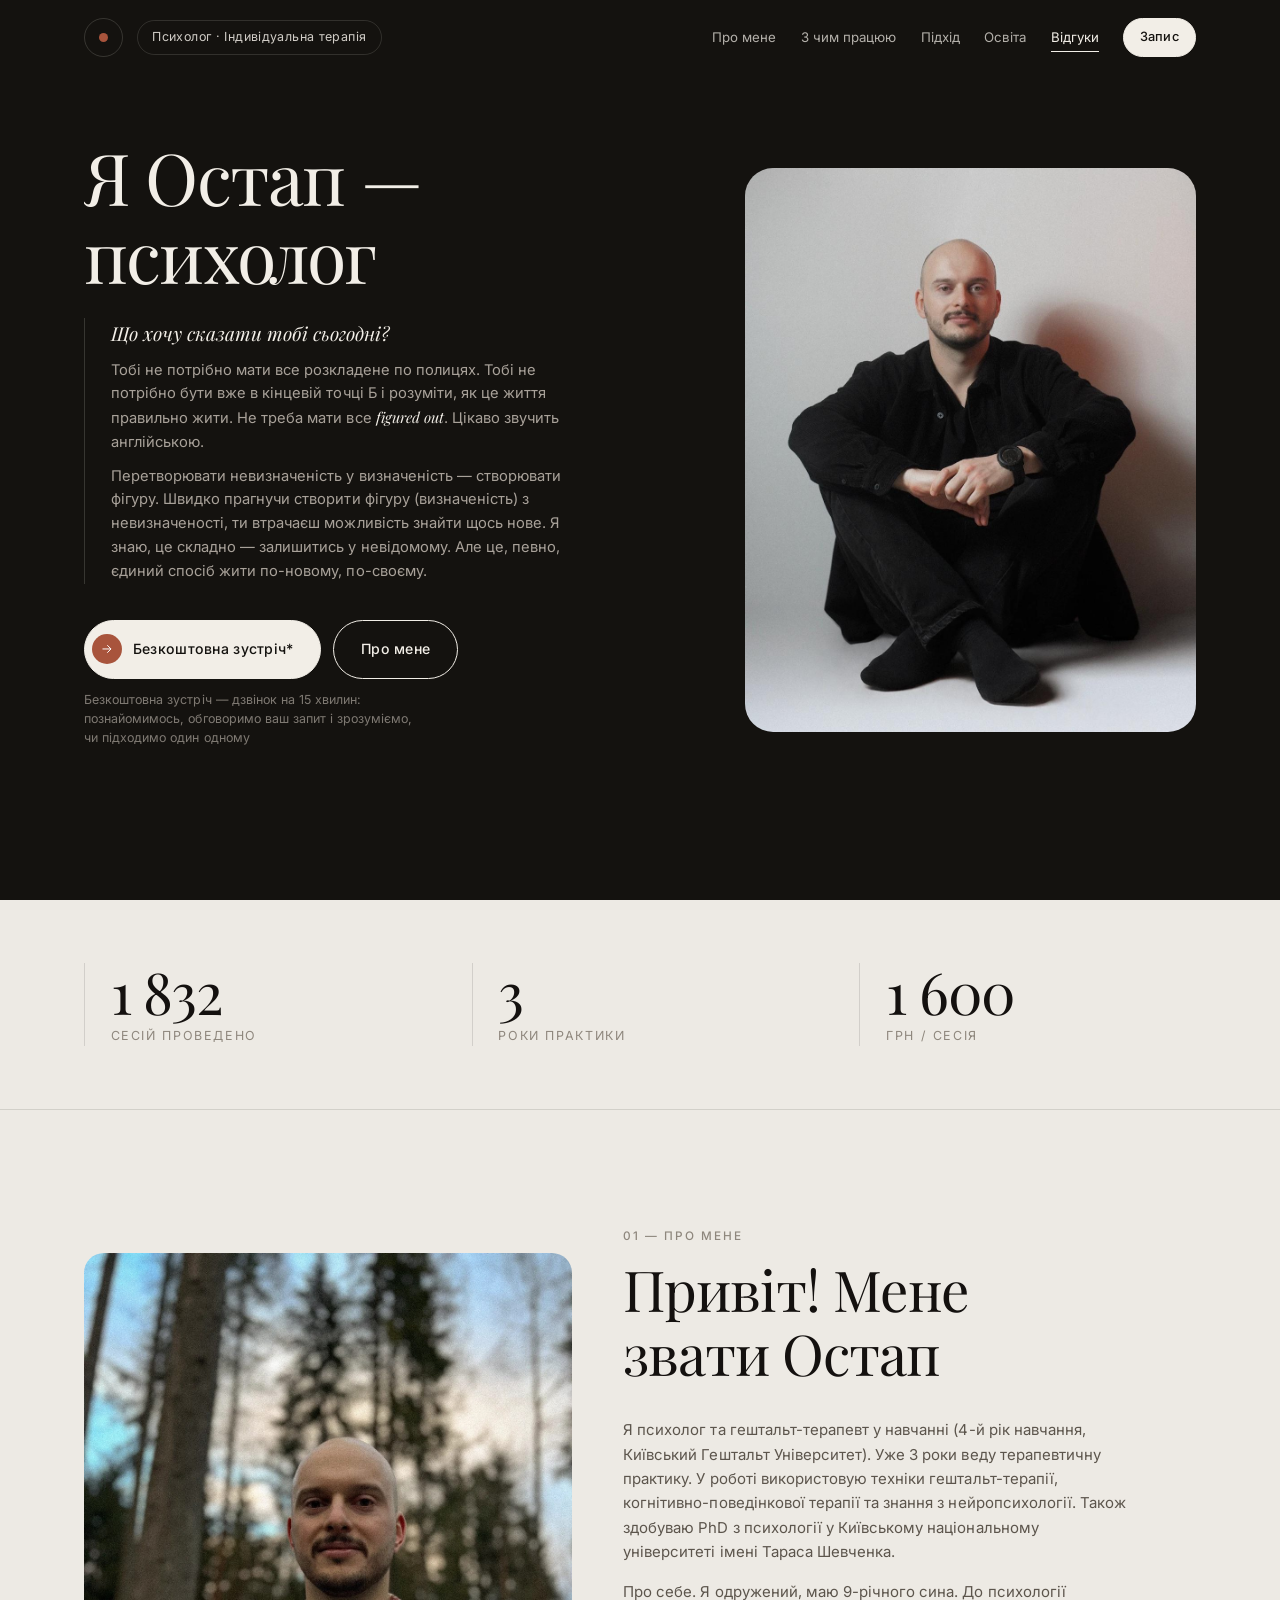
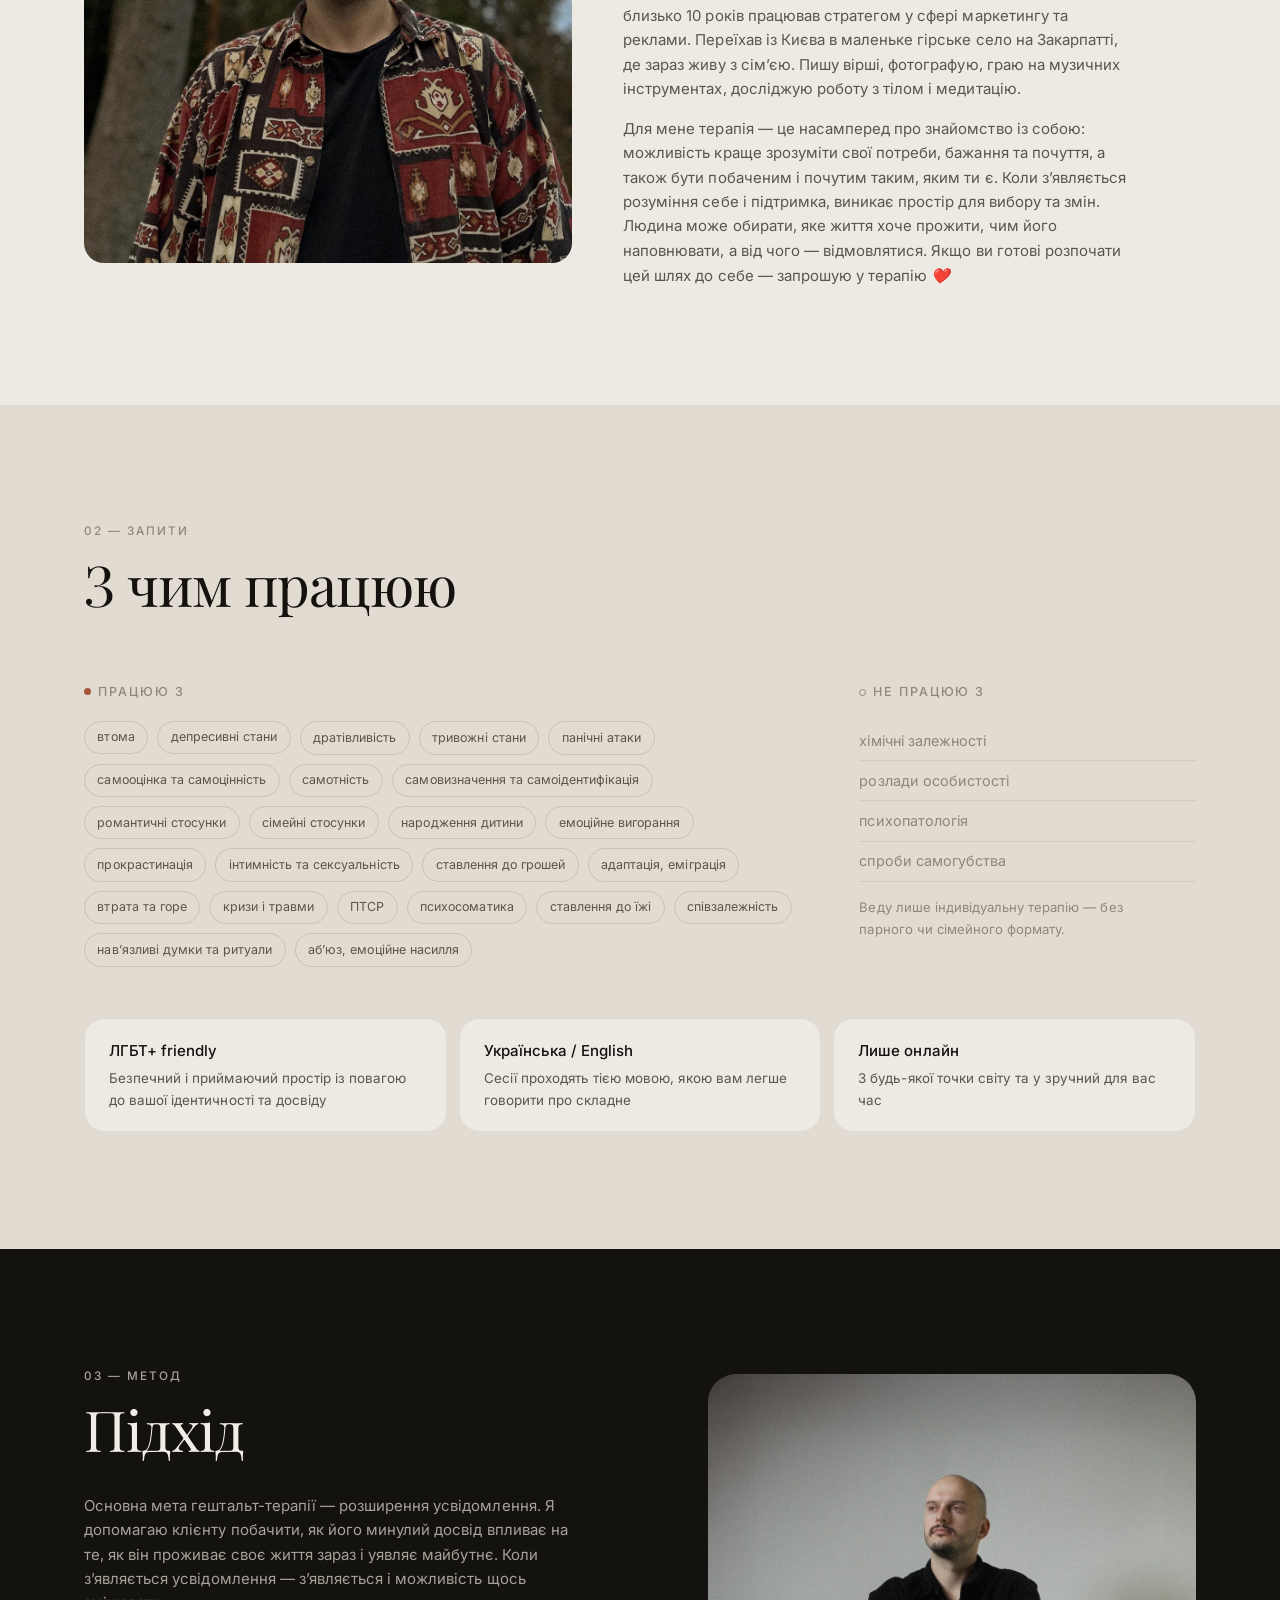
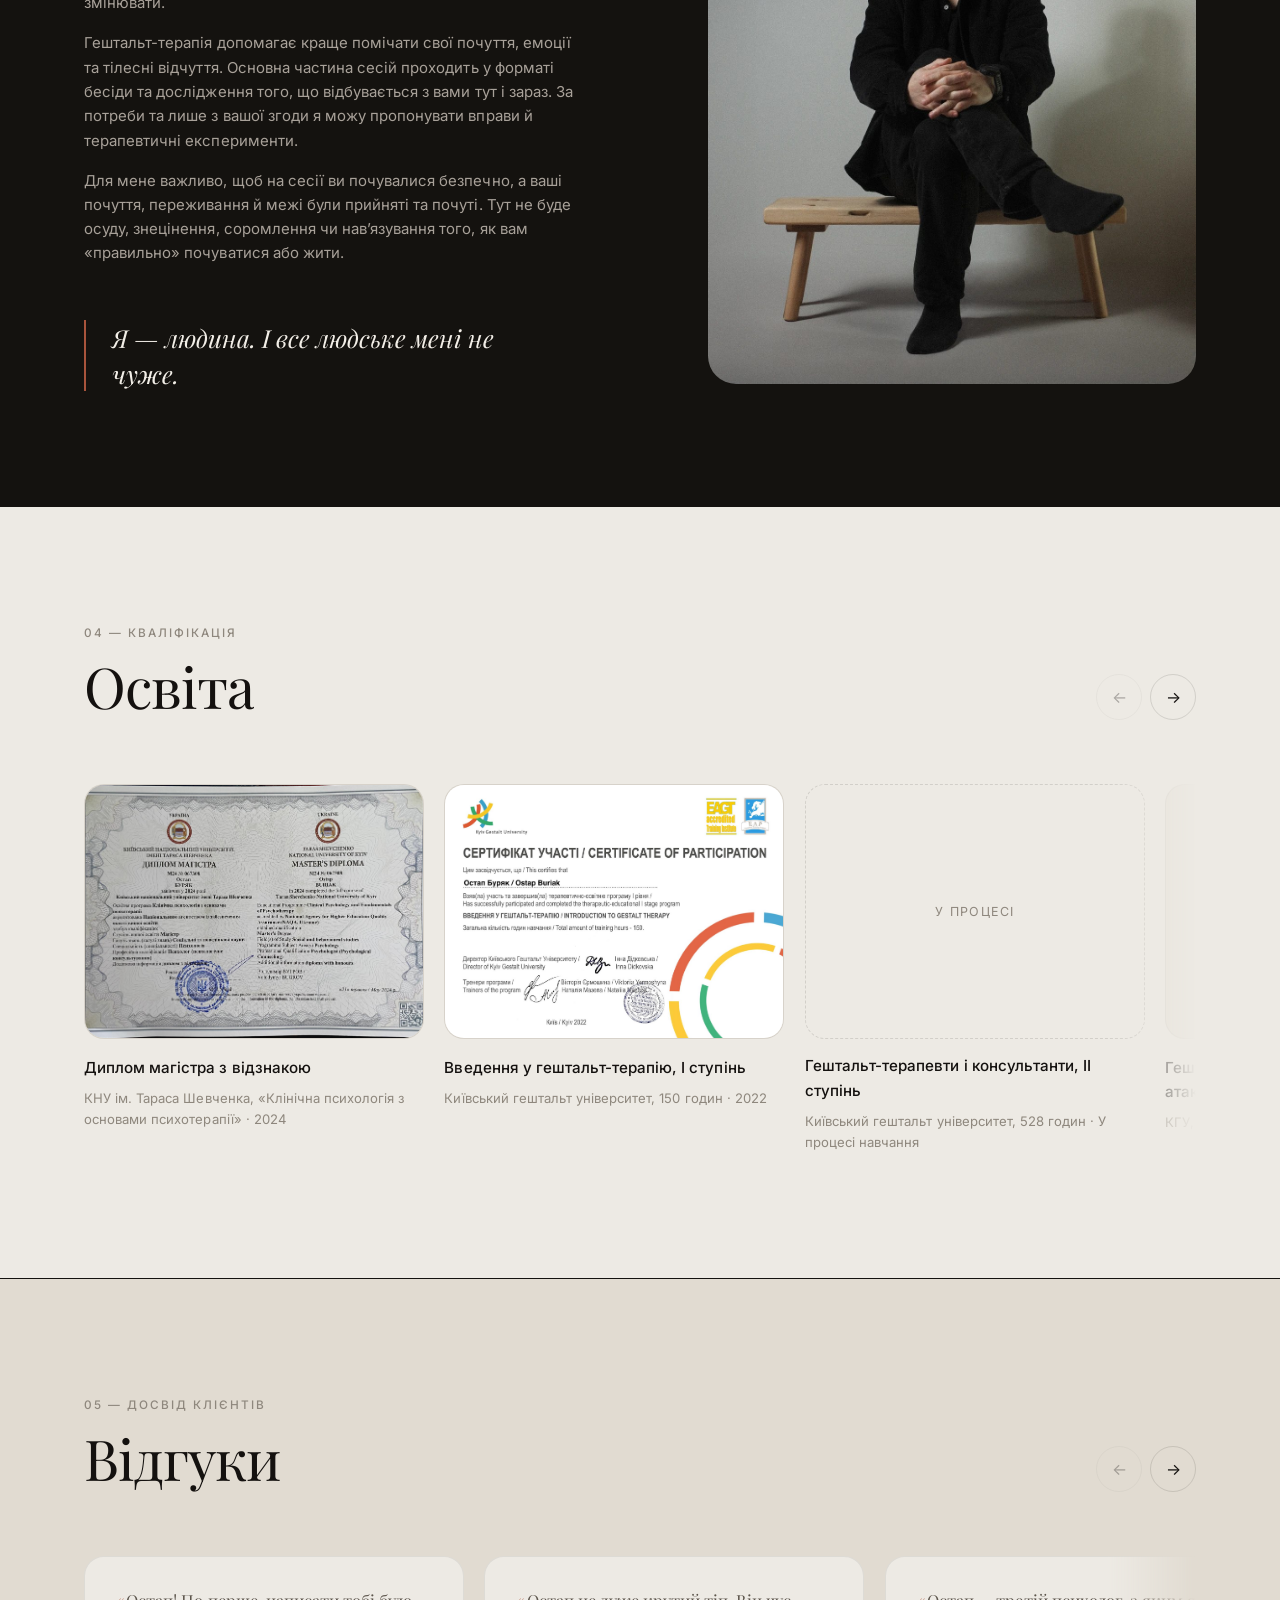
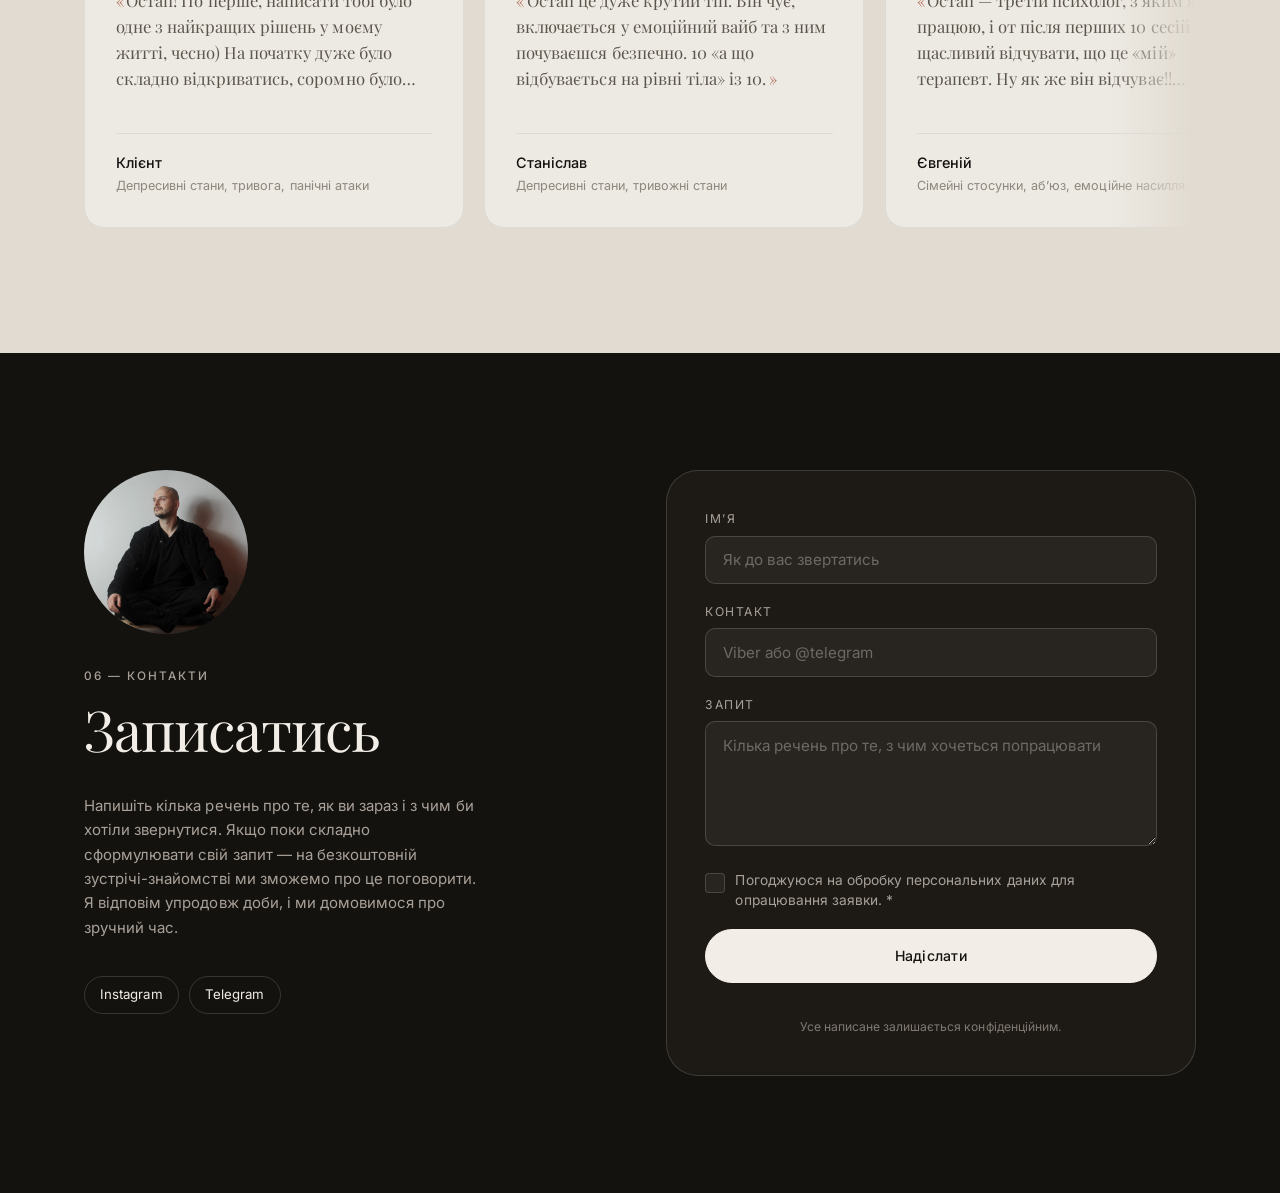
<file: index.html>
<!doctype html>
<html lang="uk">
<head>
<meta charset="utf-8">
<meta name="viewport" content="width=device-width, initial-scale=1, viewport-fit=cover">
<title>Остап Буряк — психолог | Індивідуальна терапія онлайн та очно</title>
<meta name="description" content="Остап Буряк — психолог, гештальт-терапевт. Індивідуальна терапія: вигорання, тривога, стосунки, самооцінка. Українською та англійською, онлайн і очно.">
<meta name="theme-color" content="#EDEAE4">
<link rel="canonical" href="https://www.ostapburiak.com/">

<link rel="icon" href="assets/favicon-32.png" sizes="32x32" type="image/png">
<link rel="icon" href="assets/favicon-192.png" sizes="192x192" type="image/png">
<link rel="icon" href="assets/favicon-512.png" sizes="512x512" type="image/png">
<link rel="apple-touch-icon" href="assets/apple-touch-icon.png">

<meta property="og:type" content="website">
<meta property="og:title" content="Остап Буряк — психолог">
<meta property="og:description" content="Індивідуальна терапія: вигорання, тривога, стосунки, самооцінка. Онлайн і очно.">
<meta property="og:image" content="https://www.ostapburiak.com/assets/66.jpg">
<meta property="og:url" content="https://www.ostapburiak.com/">
<meta property="og:locale" content="uk_UA">

<script type="application/ld+json">
{
  "@context": "https://schema.org",
  "@type": "Person",
  "name": "Остап Буряк",
  "alternateName": "Ostap Buriak",
  "jobTitle": "Психолог, гештальт-терапевт",
  "url": "https://www.ostapburiak.com/",
  "image": "https://www.ostapburiak.com/assets/hero-studio.jpg",
  "sameAs": [
    "https://t.me/ostapburiak"
  ]
}
</script>

<link rel="preconnect" href="https://fonts.googleapis.com">
<link rel="preconnect" href="https://fonts.gstatic.com" crossorigin>
<link href="https://fonts.googleapis.com/css2?family=Playfair+Display:ital,wght@0,400;0,500;0,600;1,400;1,500&family=Inter:wght@300;400;500;600&display=swap" rel="stylesheet">

<link rel="preload" as="image" href="assets/hero-studio.jpg">
<link rel="stylesheet" href="styles.css">
</head>

<body>

<!-- ============ ambient morph layer (fixed, behind everything) ============ -->
<div class="ambient" aria-hidden="true">
  <span class="ambient__blob ambient__blob--a"></span>
  <span class="ambient__blob ambient__blob--b"></span>
  <span class="ambient__blob ambient__blob--c"></span>
  <span class="ambient__grain"></span>
</div>

<div class="progress" aria-hidden="true"><i class="progress__bar"></i></div>

<a class="skip" href="#hero">Перейти до вмісту</a>

<!-- ============ header ============ -->
<header class="hdr" id="hdr">
  <div class="hdr__in">
    <div class="hdr__brand">
      <a class="hdr__logo" href="#hero" aria-label="На початок, Остап — психолог">
        <span class="hdr__logo-mark" aria-hidden="true"></span>
      </a>
      <p class="hdr__badge" aria-hidden="true">Психолог · Індивідуальна терапія</p>
    </div>

    <nav class="hdr__nav" aria-label="Основна навігація">
      <a href="#about"    data-nav="about">Про мене</a>
      <a href="#work"     data-nav="work">З чим працюю</a>
      <a href="#approach" data-nav="approach">Підхід</a>
      <a href="#edu"      data-nav="edu">Освіта</a>
      <a href="#reviews"  data-nav="reviews">Відгуки</a>
    </nav>

    <a class="btn btn--sm hdr__cta" href="#contact">Запис</a>

    <button class="burger" id="burger" aria-label="Меню" aria-expanded="false" aria-controls="mobnav">
      <i></i><i></i>
    </button>
  </div>
</header>

<nav class="mobnav" id="mobnav" aria-label="Мобільна навігація">
  <a href="#about">Про мене</a>
  <a href="#work">З чим працюю</a>
  <a href="#approach">Підхід</a>
  <a href="#edu">Освіта</a>
  <a href="#reviews">Відгуки</a>
  <a href="#contact" class="mobnav__cta">Записатись</a>
</nav>

<main>

<!-- ============ 1. HERO ============ -->
<section class="block hero" id="hero" data-morph data-tone="dark">
  <div class="wrap hero__grid">
    <div class="hero__copy">
      <p class="eyebrow eyebrow--pill hero__eyebrow" data-rise>Психолог · Індивідуальна терапія</p>

      <h1 class="hero__h1" data-split>Я Остап — психолог</h1>

      <div class="hero__note" data-rise data-rise-d="2">
        <p class="hero__note-q">Що хочу сказати тобі сьогодні?</p>
        <p>Тобі не потрібно мати все розкладене по полицях. Тобі не потрібно бути вже в кінцевій точці Б і розуміти, як це життя правильно жити. Не треба мати все <i>figured out</i>. Цікаво звучить англійською.</p>
        <p>Перетворювати невизначеність у визначеність — створювати фігуру. Швидко прагнучи створити фігуру (визначеність) з невизначеності, ти втрачаєш можливість знайти щось нове. Я знаю, це складно — залишитись у невідомому. Але це, певно, єдиний спосіб жити по-новому, по-своєму.</p>
      </div>

      <div class="hero__actions">
        <a class="btn btn--arrow" href="#contact">
          <span class="btn__circle" aria-hidden="true">
            <svg viewBox="0 0 24 24" fill="none"><path d="M5 12h13M13 6l6 6-6 6" stroke="currentColor" stroke-width="1.7" stroke-linecap="round" stroke-linejoin="round"/></svg>
          </span>
          Безкоштовна зустріч*
        </a>
        <a class="btn btn--ghost" href="#about">Про мене</a>
      </div>

      <p class="hero__fine">Безкоштовна зустріч — дзвінок на 15 хвилин: познайомимось, обговоримо ваш запит і зрозуміємо, чи&nbsp;підходимо один одному</p>
    </div>

    <figure class="hero__portrait" data-rise data-rise-d="2">
      <span class="morph-frame">
        <img onload="this.classList.add('is-loaded')" src="assets/hero-studio.jpg" alt="Остап — психолог" width="1017" height="1280">
      </span>
    </figure>
  </div>
</section>

<!-- ============ 2. STATS ============ -->
<section class="block stats" id="stats" data-morph data-tone="light">
  <div class="wrap stats__grid">
    <div class="stat" data-rise>
      <b class="stat__num" data-count="1832">0</b>
      <span class="stat__lbl">сесій проведено</span>
    </div>
    <div class="stat" data-rise data-rise-d="1">
      <b class="stat__num" data-count="3">0</b>
      <span class="stat__lbl">роки практики</span>
    </div>
    <div class="stat" data-rise data-rise-d="2">
      <b class="stat__num" data-count="1600">0</b>
      <span class="stat__lbl">грн / сесія</span>
    </div>
  </div>
</section>

<!-- ============ 3. ABOUT ============ -->
<section class="block about" id="about" data-morph data-tone="light">
  <div class="wrap about__grid">
    <figure class="about__fig" data-rise>
      <span class="morph-frame morph-frame--soft">
        <img onload="this.classList.add('is-loaded')" src="assets/8.jpg" alt="Остап" loading="lazy" decoding="async" width="1080" height="1350">
      </span>
    </figure>

    <div class="about__copy">
      <p class="eyebrow" data-rise>01 — Про мене</p>
      <h2 class="h2" data-split>Привіт! Мене звати Остап</h2>

      <div class="prose" data-rise data-rise-d="2">
        <p>Я психолог та гештальт-терапевт у навчанні (4-й рік навчання, Київський Гештальт Університет). Уже 3 роки веду терапевтичну практику. У роботі використовую техніки гештальт-терапії, когнітивно-поведінкової терапії та знання з нейропсихології. Також здобуваю PhD з психології у Київському національному університеті імені Тараса Шевченка.</p>
        <p>Про себе. Я одружений, маю 9-річного сина. До психології близько 10 років працював стратегом у сфері маркетингу та реклами. Переїхав із Києва в маленьке гірське село на Закарпатті, де зараз живу з сім&rsquo;єю. Пишу вірші, фотографую, граю на музичних інструментах, досліджую роботу з тілом і медитацію.</p>
        <p>Для мене терапія — це насамперед про знайомство із собою: можливість краще зрозуміти свої потреби, бажання та почуття, а також бути побаченим і почутим таким, яким ти є. Коли з&rsquo;являється розуміння себе і підтримка, виникає простір для вибору та змін. Людина може обирати, яке життя хоче прожити, чим його наповнювати, а від чого — відмовлятися. Якщо ви готові розпочати цей шлях до себе — запрошую у терапію <i>&#10084;&#65039;</i></p>
      </div>
    </div>
  </div>
</section>

<!-- ============ 4. WORK WITH ============ -->
<section class="block work" id="work" data-morph data-tone="mid">
  <div class="wrap">
    <header class="sec-head">
      <p class="eyebrow" data-rise>02 — Запити</p>
      <h2 class="h2" data-split>З чим працюю</h2>
    </header>

    <div class="work__grid">
      <div class="work__col work__col--wide" data-rise>
        <h3 class="work__h3"><span class="dot dot--yes" aria-hidden="true"></span>Працюю з</h3>
        <ul class="tags tags--work">
          <li>втома</li>
          <li>депресивні стани</li>
          <li>дратівливість</li>
          <li>тривожні стани</li>
          <li>панічні атаки</li>
          <li>самооцінка та самоцінність</li>
          <li>самотність</li>
          <li>самовизначення та самоідентифікація</li>
          <li>романтичні стосунки</li>
          <li>сімейні стосунки</li>
          <li>народження дитини</li>
          <li>емоційне вигорання</li>
          <li>прокрастинація</li>
          <li>інтимність та сексуальність</li>
          <li>ставлення до грошей</li>
          <li>адаптація, еміграція</li>
          <li>втрата та горе</li>
          <li>кризи і травми</li>
          <li>ПТСР</li>
          <li>психосоматика</li>
          <li>ставлення до їжі</li>
          <li>співзалежність</li>
          <li>нав&rsquo;язливі думки та ритуали</li>
          <li>аб&rsquo;юз, емоційне насилля</li>
        </ul>
      </div>

      <div class="work__col" data-rise data-rise-d="1">
        <h3 class="work__h3"><span class="dot dot--no" aria-hidden="true"></span>Не працюю з</h3>
        <ul class="lst lst--no">
          <li>хімічні залежності</li>
          <li>розлади особистості</li>
          <li>психопатологія</li>
          <li>спроби самогубства</li>
        </ul>
        <p class="work__note">Веду лише індивідуальну терапію — без парного чи сімейного формату.</p>
      </div>

      <aside class="work__aside" data-rise data-rise-d="2">
        <div class="card">
          <b>ЛГБТ+ friendly</b>
          <p>Безпечний і приймаючий простір із повагою до вашої ідентичності та досвіду</p>
        </div>
        <div class="card">
          <b>Українська&nbsp;/&nbsp;English</b>
          <p>Сесії проходять тією мовою, якою вам легше говорити про складне</p>
        </div>
        <div class="card">
          <b>Лише онлайн</b>
          <p>З будь-якої точки світу та у зручний для вас час</p>
        </div>
      </aside>
    </div>
  </div>
</section>

<!-- ============ 5. APPROACH (dark) ============ -->
<section class="block approach" id="approach" data-morph data-tone="dark">
  <div class="wrap approach__grid">
    <div class="approach__copy">
      <p class="eyebrow" data-rise>03 — Метод</p>
      <h2 class="h2" data-split>Підхід</h2>

      <div class="prose" data-rise data-rise-d="2">
        <p>Основна мета гештальт-терапії — розширення усвідомлення. Я допомагаю клієнту побачити, як його минулий досвід впливає на те, як він проживає своє життя зараз і уявляє майбутнє. Коли з&rsquo;являється усвідомлення — з&rsquo;являється і можливість щось змінювати.</p>
        <p>Гештальт-терапія допомагає краще помічати свої почуття, емоції та тілесні відчуття. Основна частина сесій проходить у форматі бесіди та дослідження того, що відбувається з вами тут і зараз. За потреби та лише з вашої згоди я можу пропонувати вправи й терапевтичні експерименти.</p>
        <p>Для мене важливо, щоб на сесії ви почувалися безпечно, а ваші почуття, переживання й межі були прийняті та почуті. Тут не буде осуду, знецінення, соромлення чи нав&rsquo;язування того, як вам «правильно» почуватися або жити.</p>
      </div>

      <blockquote class="pull" data-rise data-rise-d="3">
        Я — людина. І все людське мені не чуже.
      </blockquote>
    </div>

    <figure class="approach__fig" data-rise data-rise-d="1">
      <span class="morph-frame">
        <img onload="this.classList.add('is-loaded')" src="assets/99.jpg" alt="Остап сидить на лаві" loading="lazy" decoding="async" width="1080" height="1350">
      </span>
    </figure>
  </div>
</section>

<!-- ============ 6. EDUCATION ============ -->
<section class="block edu" id="edu" data-morph data-tone="light">
  <div class="wrap">
    <header class="sec-head sec-head--row">
      <div>
        <p class="eyebrow" data-rise>04 — Кваліфікація</p>
        <h2 class="h2" data-split>Освіта</h2>
      </div>
      <div class="rail-nav" data-rise data-rise-d="2">
        <button class="rail-btn" data-rail="edu" data-dir="-1" aria-label="Назад">&#8592;</button>
        <button class="rail-btn" data-rail="edu" data-dir="1"  aria-label="Вперед">&#8594;</button>
      </div>
    </header>

    <div class="rail" id="rail-edu" data-rise data-rise-d="2">
      <article class="dip">
        <span class="dip__img"><img onload="this.classList.add('is-loaded')" src="assets/certs/diploma-1.jpg" alt="Диплом магістра, КНУ ім. Тараса Шевченка" loading="lazy" decoding="async"></span>
        <b>Диплом магістра з відзнакою</b>
        <span class="dip__meta">КНУ ім. Тараса Шевченка, «Клінічна психологія з основами психотерапії» · 2024</span>
      </article>
      <article class="dip">
        <span class="dip__img"><img onload="this.classList.add('is-loaded')" src="assets/certs/diploma-2.jpg" alt="Введення у гештальт-терапію" loading="lazy" decoding="async"></span>
        <b>Введення у гештальт-терапію, I ступінь</b>
        <span class="dip__meta">Київський гештальт університет, 150 годин · 2022</span>
      </article>
      <article class="dip">
        <span class="dip__img is-empty" data-slot="У процесі"></span>
        <b>Гештальт-терапевти і консультанти, II ступінь</b>
        <span class="dip__meta">Київський гештальт університет, 528 годин · У процесі навчання</span>
      </article>
      <article class="dip">
        <span class="dip__img"><img onload="this.classList.add('is-loaded')" src="assets/certs/diploma-3.jpg" alt="Гештальт-підхід у роботі з панічними атаками" loading="lazy" decoding="async"></span>
        <b>Гештальт-підхід у роботі з панічними атаками</b>
        <span class="dip__meta">КГУ, 16 годин · 2023</span>
      </article>
      <article class="dip">
        <span class="dip__img"><img onload="this.classList.add('is-loaded')" src="assets/certs/diploma-5.jpg" alt="Гештальт-підхід у роботі з депресивним досвідом" loading="lazy" decoding="async"></span>
        <b>Гештальт-підхід у роботі з депресивним досвідом клієнта</b>
        <span class="dip__meta">КГУ, 16 годин · 2023</span>
      </article>
      <article class="dip">
        <span class="dip__img"><img onload="this.classList.add('is-loaded')" src="assets/certs/diploma-6.jpg" alt="Гештальт-підхід у роботі з темами співзалежності" loading="lazy" decoding="async"></span>
        <b>Гештальт-підхід у роботі з темами співзалежності</b>
        <span class="dip__meta">КГУ, 16 годин · 2023</span>
      </article>
      <article class="dip">
        <span class="dip__img"><img onload="this.classList.add('is-loaded')" src="assets/certs/diploma-4.jpg" alt="Тіло як динаміка руху, Руела Франк" loading="lazy" decoding="async"></span>
        <b>«Тіло як динаміка руху» з Руелою Франк</b>
        <span class="dip__meta">КГУ, міжнародний семінар, 8 годин · 2023</span>
      </article>
      <article class="dip">
        <span class="dip__img"><img onload="this.classList.add('is-loaded')" src="assets/certs/diploma-7.jpg" alt="Ключовий спікер конференції" loading="lazy" decoding="async"></span>
        <b>Ключовий спікер конференції</b>
        <span class="dip__meta">«Актуальні проблеми клінічної психології, психотерапії та психологічного консультування», КНУ · 2023</span>
      </article>
      <article class="dip">
        <span class="dip__img"><img onload="this.classList.add('is-loaded')" src="assets/certs/diploma-8.jpg" alt="Конференція «Мозок, культура, особистість»" loading="lazy" decoding="async"></span>
        <b>«Мозок, культура, особистість»</b>
        <span class="dip__meta">Науково-практична конференція з міжнародною участю, КНУ, 15 годин · 2023</span>
      </article>
      <article class="dip">
        <span class="dip__img"><img onload="this.classList.add('is-loaded')" src="assets/certs/diploma-10.jpg" alt="Літній освітній гештальт-інтенсив 2024" loading="lazy" decoding="async"></span>
        <b>Літній освітній гештальт-інтенсив</b>
        <span class="dip__meta">КГУ, 72 години терапії та майстер-класів · 2024</span>
      </article>
      <article class="dip">
        <span class="dip__img"><img onload="this.classList.add('is-loaded')" src="assets/certs/diploma-11.jpg" alt="Літній освітній гештальт-інтенсив 2026" loading="lazy" decoding="async"></span>
        <b>Літній освітній гештальт-інтенсив</b>
        <span class="dip__meta">КГУ, 72 години терапії та майстер-класів · 2026</span>
      </article>
    </div>
  </div>
</section>

<!-- ============ 7. REVIEWS ============ -->
<section class="block reviews" id="reviews" data-morph data-tone="mid">
  <div class="wrap">
    <header class="sec-head sec-head--row">
      <div>
        <p class="eyebrow" data-rise>05 — Досвід клієнтів</p>
        <h2 class="h2" data-split>Відгуки</h2>
      </div>
      <div class="rail-nav" data-rise data-rise-d="2">
        <button class="rail-btn" data-rail="rev" data-dir="-1" aria-label="Назад">&#8592;</button>
        <button class="rail-btn" data-rail="rev" data-dir="1"  aria-label="Вперед">&#8594;</button>
      </div>
    </header>

    <div class="rail" id="rail-rev" data-rise data-rise-d="2">
      <blockquote class="rev">
        <p>Остап! По перше, написати тобі було одне з найкращих рішень у моєму житті, чесно) На початку дуже було складно відкриватись, соромно було плакати перед чужою людиною щоб не здаватись слабкою. Дякую що допоміг мені, показав мої сильні сторони, показав як відстоювати свої кордони, прибирав багато страхів, добавив впевненості! Кожен раз коли я щось роблю над чим ми з тобою працювали, згадую про тебе, що ти б зацінив це)) Був зі мною в панічні атаки, фактично тримав за руку, дуже ціную! Відчувається дуже твоя підтримка, завжди. З радістю рекомендую друзям, ти і сам це знаєш бо вони зараз працюють з тобою) Коротше дуже радію! Дякую!</p>
        <footer><b>Клієнт</b><span>Депресивні стани, тривога, панічні атаки</span></footer>
      </blockquote>
      <blockquote class="rev">
        <p>Остап це дуже крутий тіп. Він чує, включається у емоційний вайб та з ним почуваєшся безпечно. 10 «а що відбувається на рівні тіла» із 10.</p>
        <footer><b>Станіслав</b><span>Депресивні стани, тривожні стани</span></footer>
      </blockquote>
      <blockquote class="rev">
        <p>Остап — третій психолог, з яким я працюю, і от після перших 10 сесій я щасливий відчувати, що це «мій» терапевт. Ну як же він відчуває!! Словом, високого рівня спеціаліст та просто класна людина. Всім Остап!</p>
        <footer><b>Євгеній</b><span>Сімейні стосунки, аб&rsquo;юз, емоційне насилля</span></footer>
      </blockquote>
      <blockquote class="rev">
        <p>Кожен сеанс додає впевненості у собі! Неймовірно вдячний за сесії! Кожна сесія наче розмова з найкращим другом. Рекомендую!</p>
        <footer><b>Макс</b><span>Депресивні стани, дратівливість, емоційне вигорання</span></footer>
      </blockquote>
      <blockquote class="rev">
        <p>З Остапом я відчуваю себе в безпеці, я відчуваю що мене почули і зрозуміли — це дає змогу відкритися. Я стала краще розуміти себе, свої емоції та стани. Кожна сесія як крок до емоційної стабільності.</p>
        <footer><b>Олена</b><span>Стосунки, емоційне вигорання</span></footer>
      </blockquote>
      <blockquote class="rev">
        <p>Приємний і легкий в спілкуванні спеціаліст, який ділиться своїм досвідом. За короткий час зміг допомогти знайти свої точки опори і побудувати подальший шлях.</p>
        <footer><b>Андрій</b><span>Емоційне вигорання, прокрастинація</span></footer>
      </blockquote>
      <blockquote class="rev">
        <p>Після кожної сесії мені ставало набагато легше і вільніше сприймати дійсність. Коментарі Остапа часто досить влучні, що дозволяють глянути на ситуацію під новим кутом.</p>
        <footer><b>Павло</b><span>Самооцінка, прокрастинація</span></footer>
      </blockquote>
      <blockquote class="rev">
        <p>Остап дуже класний спеціаліст. Складається враження, що він розуміє тебе з пів-слова. Його поради ґрунтуються на великій доказовій базі та власній терапії. Дуже рекомендую!</p>
        <footer><b>Олексій</b><span>Самооцінка, вигорання</span></footer>
      </blockquote>
      <blockquote class="rev">
        <p>Його професіоналізм, уважність та глибоке розуміння людської психології допомогли мені віднайти внутрішню рівновагу. Кожна сесія була наповнена довірою та підтримкою.</p>
        <footer><b>Богдан</b><span>Самооцінка, самовизначення</span></footer>
      </blockquote>
      <blockquote class="rev">
        <p>Вже з першої сесії я відчула атмосферу прийняття та підтримки, яка сприяє відкритості. Остап уважно підходить до деталей і вміє підсвітити те, що я могла не помічати раніше.</p>
        <footer><b>Таня</b><span>Депресивні стани, самотність</span></footer>
      </blockquote>
      <blockquote class="rev">
        <p>Приємна людина, якій не страшно відкритись — з перших хвилин було зручно розмовляти наче з давно знайомим товаришем. Раджу тим, хто боїться відкриватись людям.</p>
        <footer><b>Владислав</b><span>Сімейні стосунки, інтимність</span></footer>
      </blockquote>
    </div>

  </div>
</section>

<!-- ============ 8. CONTACT ============ -->
<section class="block contact" id="contact" data-morph data-tone="dark">
  <div class="wrap contact__grid">

    <div class="contact__side">
      <figure class="contact__fig" data-rise>
        <span class="morph-frame morph-frame--round">
          <img onload="this.classList.add('is-loaded')" src="assets/55_3.jpg" alt="Остап" loading="lazy" decoding="async" width="1080" height="1350">
        </span>
      </figure>

      <p class="eyebrow" data-rise data-rise-d="1">06 — Контакти</p>
      <h2 class="h2" data-split>Записатись</h2>
      <p class="contact__lead" data-rise data-rise-d="2">
        Напишіть кілька речень про те, як ви зараз і з чим би хотіли звернутися. Якщо поки складно сформулювати свій запит — на безкоштовній зустрічі-знайомстві ми зможемо про це поговорити. Я відповім упродовж доби, і ми домовимося про зручний час.
      </p>

      <ul class="social" data-rise data-rise-d="3">
        <li><a href="#" data-social="instagram">Instagram</a></li>
        <li><a href="#" data-social="telegram">Telegram</a></li>
      </ul>
    </div>

    <form class="form" id="bookForm" novalidate data-rise data-rise-d="2">
      <div class="field">
        <label for="f-name">Ім&rsquo;я</label>
        <input id="f-name" name="name" type="text" autocomplete="given-name" required placeholder="Як до вас звертатись">
      </div>

      <div class="field">
        <label for="f-contact">Контакт</label>
        <input id="f-contact" name="contact" type="text" autocomplete="tel" required placeholder="Viber або @telegram">
      </div>

      <div class="field">
        <label for="f-msg">Запит</label>
        <textarea id="f-msg" name="message" rows="5" required placeholder="Кілька речень про те, з чим хочеться попрацювати"></textarea>
      </div>

      <label class="checkfield" for="f-consent">
        <input id="f-consent" name="consent" type="checkbox" required>
        <span class="checkfield__box"></span>
        <span class="checkfield__label">Погоджуюся на обробку персональних даних для опрацювання заявки. *</span>
      </label>

      <button class="btn btn--wide" type="submit">Надіслати</button>
      <p class="form__status" id="formStatus" role="status" aria-live="polite"></p>
      <p class="form__fine">Усе написане залишається конфіденційним.</p>
    </form>
  </div>
</section>

</main>

<script src="script.js"></script>
</body>
</html>
</file>
<file: styles.css>
/* =========================================================
   Остап — психолог
   Мінімалістичний односторінковий сайт
   Порядок: 1 токени · 2 база · 3 морф-система · 4 UI · 5 блоки · 6 адаптив
   ========================================================= */

/* ---------- 1. ТОКЕНИ ---------- */
:root{
  /* палітра взята з фотографій: теплий студійний фон + чорний одяг */
  --bg:        #EDEAE4;
  --bg-warm:   #E6E1D8;
  --bg-mid:    #E1DBD1;
  --night:     #14120F;
  --night-2:   #1D1A16;

  --ink:       #14110F;
  --ink-soft:  #5C554C;
  --ink-faint: #8E877D;
  --on-night:      #F2EEE7;
  --on-night-soft: #A8A199;

  --accent:    #A8543C;   /* приглушена теракота — єдиний акцент */
  --line:      rgba(20,17,15,.12);
  --line-soft: rgba(20,17,15,.07);
  --line-night:rgba(242,238,231,.16);

  --ff-display: "Playfair Display", "Times New Roman", Georgia, serif;
  --ff-text:    "Inter", -apple-system, BlinkMacSystemFont, "Segoe UI", Roboto, sans-serif;

  --wrap: 1240px;
  --pad:  clamp(20px, 5vw, 64px);
  --gap:  clamp(28px, 4vw, 72px);
  --sec-y: clamp(96px, 13vh, 180px);

  --r-sm: 10px;
  --r-md: 20px;
  --r-lg: 32px;

  --t-fast: .28s cubic-bezier(.22,.61,.36,1);
  --t-med:  .55s cubic-bezier(.22,.61,.36,1);
  --t-slow: 1.1s cubic-bezier(.16,1,.3,1);
}

/* прогрес морфу секції: 0 = блок ще заходить, 1 = блок на місці */
@property --p{ syntax:"<number>"; inherits:true; initial-value:1; }
/* прогрес появи елемента */
@property --r{ syntax:"<number>"; inherits:false; initial-value:1; }

/* ---------- 2. БАЗА ---------- */
*,*::before,*::after{ box-sizing:border-box; }

html{
  scroll-behavior:smooth;
  -webkit-text-size-adjust:100%;
}

body{
  margin:0;
  /* темний, як герой і контакти — щоб pull-to-refresh/overscroll
     на iOS не показував світлий «просвіт» над/під сторінкою */
  background:var(--night);
  color:var(--ink);
  font-family:var(--ff-text);
  font-size:clamp(15px,1.02vw,17px);
  font-weight:400;
  line-height:1.62;
  letter-spacing:.002em;
  overflow-x:hidden;
  -webkit-font-smoothing:antialiased;
  -moz-osx-font-smoothing:grayscale;
}

body.is-locked{ overflow:hidden; }

img{ display:block; max-width:100%; height:auto; }
a{ color:inherit; text-decoration:none; }
button{ font:inherit; color:inherit; }

::selection{ background:var(--accent); color:#fff; }

:focus-visible{
  outline:2px solid var(--accent);
  outline-offset:3px;
  border-radius:4px;
}

.wrap{
  width:100%;
  max-width:var(--wrap);
  margin-inline:auto;
  padding-inline:var(--pad);
}

.skip{
  position:fixed; top:-100px; left:16px; z-index:200;
  background:var(--ink); color:var(--bg);
  padding:12px 18px; border-radius:var(--r-sm);
  transition:top var(--t-fast);
}
.skip:focus{ top:16px; }

/* типографіка */
.h2{
  font-family:var(--ff-display);
  font-weight:400;
  font-size:clamp(2rem,4.4vw,3.7rem);
  line-height:1.08;
  letter-spacing:-.018em;
  margin:.18em 0 .55em;
  text-wrap:balance;
}

.eyebrow{
  margin:0 0 1.1em;
  font-size:.735rem;
  font-weight:500;
  letter-spacing:.17em;
  text-transform:uppercase;
  color:var(--ink-faint);
}

/* капсула-бейдж — нотка зі стилю readymag.com/designs/6149307 */
.eyebrow--pill{
  display:inline-block;
  padding:.6em 1.3em;
  border:1px solid var(--line-night);
  border-radius:999px;
  letter-spacing:.06em;
  text-transform:none;
  font-size:.83rem;
  color:var(--on-night-soft);
}

.prose p{ margin:0 0 1.05em; color:var(--ink-soft); max-width:56ch; }
.prose p:last-child{ margin-bottom:0; }
.prose i{ font-family:var(--ff-display); font-style:italic; color:var(--ink); }

/* ---------- 3. МОРФ-СИСТЕМА ---------- */
/*
   Кожна секція [data-morph] отримує --p (0…1) від script.js,
   розрахований з позиції секції у вʼюпорті.
   Уся анімація рахується в CSS через calc() — JS лише пише число.
*/

.block{
  position:relative;
  padding-block:var(--sec-y);
  isolation:isolate;
  will-change:clip-path, transform;

  /* плавний перехід — --p оновлюється щокадру зі скролу, а CSS-перехід
     «доганяє» ціль замість миттєвого стрибка, звідси органічність */
  transition:clip-path .45s cubic-bezier(.19,1,.22,1),
             transform .45s cubic-bezier(.19,1,.22,1);

  /* краї блоку м'яко розтікаються з ледь заокругленої вставки у повний екран */
  clip-path:inset(
      calc((1 - var(--p)) * .8vh)
      calc((1 - var(--p)) * 3vw)
      0
      calc((1 - var(--p)) * 3vw)
      round
      calc((1 - var(--p)) * 46px)
      calc((1 - var(--p)) * 46px)
      calc((1 - var(--p)) * 14px)
      calc((1 - var(--p)) * 14px)
  );

  transform:translate3d(0, calc((1 - var(--p)) * 20px), 0)
            scale(calc(.978 + var(--p) * .022));
  transform-origin:50% 0;
}

/* тональні підкладки — щоб морф-край було видно */
.block[data-tone="light"]{ background:var(--bg); }
.block[data-tone="mid"]  { background:var(--bg-mid); }
.block[data-tone="dark"] { background:var(--night); color:var(--on-night); }

.block[data-tone="dark"] .eyebrow{ color:var(--on-night-soft); }
.block[data-tone="dark"] .prose p{ color:var(--on-night-soft); }
.block[data-tone="dark"] .prose i{ color:var(--on-night); }

/* поява окремих елементів */
[data-rise]{
  --r:0;
  opacity:var(--r);
  transform:translate3d(0, calc((1 - var(--r)) * 26px), 0);
  transition:opacity .85s cubic-bezier(.16,1,.3,1),
             transform .85s cubic-bezier(.16,1,.3,1);
  transition-delay:calc(var(--rd, 0) * 90ms);
}
[data-rise].is-in{ --r:1; }

/* заголовки: рядки виїжджають з-під маски */
.line-mask{ display:block; overflow:hidden; padding-bottom:.06em; }
.line-mask > span{
  display:block;
  transform:translate3d(0,110%,0);
  transition:transform 1s cubic-bezier(.16,1,.3,1);
  transition-delay:calc(var(--ld, 0) * 85ms);
}
[data-split].is-in .line-mask > span{ transform:translate3d(0,0,0); }

/* морф-рамка для фото: форма «перетікає» з органічної в геометричну */
.morph-frame{
  display:block;
  position:relative;
  overflow:hidden;
  background:transparent;
  transition:border-radius .45s cubic-bezier(.19,1,.22,1);
  border-radius:
      calc(28px + (1 - var(--p)) * 56px)
      calc(28px + (1 - var(--p)) * 30px)
      calc(28px + (1 - var(--p)) * 52px)
      calc(28px + (1 - var(--p)) * 34px)
      / calc(28px + (1 - var(--p)) * 38px)
        calc(28px + (1 - var(--p)) * 60px)
        calc(28px + (1 - var(--p)) * 34px)
        calc(28px + (1 - var(--p)) * 52px);
  will-change:border-radius;
}
.morph-frame > img{
  width:100%; height:100%; object-fit:cover;
  transform:scale(calc(1.045 - var(--p) * .045));
  opacity:0;
  transition:transform .45s cubic-bezier(.19,1,.22,1),
             opacity 1s cubic-bezier(.16,1,.3,1);
}
.morph-frame > img.is-loaded{ opacity:1; }
.morph-frame--soft{ border-radius:calc(20px + (1 - var(--p)) * 34px); }
.morph-frame--round{
  border-radius:calc(50% - var(--p) * 0%);
  aspect-ratio:1;
}

/* фонові плями: постійний повільний морф */
.ambient{
  position:fixed; inset:0; z-index:-1;
  pointer-events:none;
  overflow:hidden;
}
.ambient__blob{
  position:absolute;
  width:62vmax; height:62vmax;
  border-radius:50%;
  opacity:.5;
  will-change:transform;
}
.ambient__blob--a{
  top:-18vmax; left:-14vmax;
  background:radial-gradient(circle at 50% 50%, rgba(168,84,60,.16) 0%, rgba(168,84,60,0) 66%);
  animation:drift-a 26s ease-in-out infinite alternate;
}
.ambient__blob--b{
  bottom:-22vmax; right:-16vmax;
  background:radial-gradient(circle at 50% 50%, rgba(120,132,140,.2) 0%, rgba(120,132,140,0) 68%);
  animation:drift-b 33s ease-in-out infinite alternate;
}
.ambient__blob--c{
  top:32%; left:38%;
  width:44vmax; height:44vmax;
  background:radial-gradient(circle at 50% 50%, rgba(198,176,150,.24) 0%, rgba(198,176,150,0) 70%);
  animation:drift-c 41s ease-in-out infinite alternate;
}
@keyframes drift-a{
  0%  { transform:translate3d(0,0,0) scale(1,1) rotate(0deg); }
  100%{ transform:translate3d(14vw,10vh,0) scale(1.28,.82) rotate(38deg); }
}
@keyframes drift-b{
  0%  { transform:translate3d(0,0,0) scale(1,1) rotate(0deg); }
  100%{ transform:translate3d(-16vw,-12vh,0) scale(.8,1.3) rotate(-44deg); }
}
@keyframes drift-c{
  0%  { transform:translate3d(-6vw,4vh,0) scale(1.1,.9); }
  100%{ transform:translate3d(10vw,-8vh,0) scale(.86,1.24); }
}

.ambient__grain{
  position:absolute; inset:-100%;
  opacity:.05;
  background-image:url("data:image/svg+xml;utf8,<svg xmlns='http://www.w3.org/2000/svg' width='180' height='180'><filter id='n'><feTurbulence type='fractalNoise' baseFrequency='.85' numOctaves='3'/></filter><rect width='100%' height='100%' filter='url(%23n)'/></svg>");
  animation:grain 7s steps(6) infinite;
}
@keyframes grain{
  0%,100%{ transform:translate(0,0); }
  20%{ transform:translate(-3%,2%); }
  40%{ transform:translate(2%,-3%); }
  60%{ transform:translate(-2%,-2%); }
  80%{ transform:translate(3%,1%); }
}

/* смуга прогресу читання */
.progress{
  position:fixed; top:0; left:0; right:0; height:2px; z-index:120;
  background:transparent;
}
.progress__bar{
  display:block; height:100%; width:100%;
  background:var(--accent);
  transform:scaleX(var(--sp,0));
  transform-origin:0 50%;
}

/* ---------- 4. UI ---------- */
.btn{
  display:inline-flex; align-items:center; justify-content:center;
  gap:.5em;
  padding:.95em 1.9em;
  background:var(--ink); color:var(--bg);
  border:1px solid var(--ink);
  border-radius:999px;
  font-size:.88rem; font-weight:500; letter-spacing:.02em;
  cursor:pointer;
  transition:background var(--t-fast), color var(--t-fast),
             border-color var(--t-fast), transform var(--t-fast);
}
.btn:hover{ background:var(--accent); border-color:var(--accent); color:#fff; transform:translateY(-2px); }
.btn:active{ transform:translateY(0); }
.btn--sm{ padding:.6em 1.25em; font-size:.8rem; }
.btn--wide{ width:100%; padding:1.05em 1.9em; }
.btn--ghost{
  background:transparent; color:currentColor;
  border-color:currentColor;
}
.btn--ghost:hover{ background:currentColor; color:var(--night); border-color:currentColor; }

/* капсула з круглою кнопкою-стрілкою зліва — нотка зі стилю readymag.com/designs/6149307 */
.btn--arrow{ padding-left:.5em; gap:.75em; }
.btn__circle{
  display:grid; place-items:center;
  width:2.15em; height:2.15em;
  border-radius:50%;
  background:var(--accent);
  color:#fff;
  flex:none;
  transition:transform var(--t-med);
}
.btn__circle svg{ width:46%; height:46%; }
.btn--arrow:hover .btn__circle{ transform:rotate(45deg); }

.block[data-tone="dark"] .btn{
  background:var(--on-night); color:var(--night); border-color:var(--on-night);
}
.block[data-tone="dark"] .btn:hover{ background:var(--accent); border-color:var(--accent); color:#fff; }
.block[data-tone="dark"] .btn--ghost{ background:transparent; color:var(--on-night); }
.block[data-tone="dark"] .btn--ghost:hover{ background:var(--on-night); color:var(--night); }

.tags{
  display:flex; flex-wrap:wrap; gap:8px;
  list-style:none; margin:1.9em 0 0; padding:0;
}
.tags li{
  padding:.45em 1em;
  border:1px solid var(--line);
  border-radius:999px;
  font-size:.78rem; color:var(--ink-soft);
}

.sec-head{ margin-bottom:clamp(38px,5vw,72px); }
.sec-head--row{
  display:flex; align-items:flex-end; justify-content:space-between; gap:24px;
  flex-wrap:wrap;
}
.sec-head .h2{ margin-bottom:0; }

/* ---------- HEADER ---------- */
.hdr{
  position:fixed; top:0; left:0; right:0; z-index:100;
  background:transparent;
  border-bottom:1px solid transparent;
  transition:background var(--t-med), border-color var(--t-med), padding var(--t-med);
}
.hdr.is-stuck{
  background:rgba(237,234,228,.92);
  backdrop-filter:blur(14px) saturate(1.4);
  -webkit-backdrop-filter:blur(14px) saturate(1.4);
  border-bottom-color:var(--line-soft);
}
.hdr__in{
  max-width:var(--wrap); margin-inline:auto;
  padding:18px var(--pad);
  display:flex; align-items:center; gap:24px;
  transition:padding var(--t-med);
}
.hdr.is-stuck .hdr__in{ padding-block:12px; }

/* поки шапка над темним героєм — світлий текст */
.hdr:not(.is-stuck){ color:var(--on-night); }
.hdr:not(.is-stuck) .btn{ background:var(--on-night); color:var(--night); border-color:var(--on-night); }

.hdr__brand{ display:flex; align-items:center; gap:14px; margin-right:auto; }

.hdr__logo{
  display:flex; align-items:center; justify-content:center;
  width:2.6em; height:2.6em;
  border:1px solid var(--line-night);
  border-radius:999px;
  transition:border-color var(--t-med);
}
.hdr.is-stuck .hdr__logo{ border-color:var(--line); }
.hdr__logo-mark{
  width:9px; height:9px; border-radius:50%;
  background:var(--accent);
  animation:pulse 3.4s ease-in-out infinite;
}

/* мітка вирівняна в один рядок з навігацією — видно лише на широких екранах */
.hdr__badge{
  margin:0;
  padding:.55em 1.15em;
  border:1px solid var(--line-night);
  border-radius:999px;
  font-size:.78rem;
  letter-spacing:.03em;
  color:inherit;
  opacity:.85;
  white-space:nowrap;
  transition:border-color var(--t-med);
}
.hdr.is-stuck .hdr__badge{ border-color:var(--line); }

/* на широких екранах мітку показуємо тільки в шапці — щоб не дублювати */
.hero__eyebrow{ display:none; }
@keyframes pulse{
  0%,100%{ transform:scale(1);   opacity:1; }
  50%    { transform:scale(1.5); opacity:.55; }
}

.hdr__nav{ display:flex; gap:clamp(14px,1.9vw,30px); }
.hdr__nav a{
  position:relative;
  font-size:.83rem;
  padding-block:4px;
  opacity:.72;
  transition:opacity var(--t-fast);
}
.hdr__nav a::after{
  content:""; position:absolute; left:0; right:0; bottom:0; height:1px;
  background:currentColor;
  transform:scaleX(0); transform-origin:0 50%;
  transition:transform var(--t-med);
}
.hdr__nav a:hover{ opacity:1; }
.hdr__nav a:hover::after,
.hdr__nav a.is-active::after{ transform:scaleX(1); }
.hdr__nav a.is-active{ opacity:1; }

.burger{
  display:none;
  width:40px; height:40px;
  background:none; border:0; cursor:pointer;
  padding:0; position:relative;
}
.burger i{
  position:absolute; left:9px; right:9px; height:1.5px;
  background:currentColor;
  transition:transform var(--t-med), opacity var(--t-fast);
}
.burger i:nth-child(1){ top:16px; }
.burger i:nth-child(2){ top:23px; }
.burger[aria-expanded="true"] i:nth-child(1){ transform:translateY(3.5px) rotate(45deg); }
.burger[aria-expanded="true"] i:nth-child(2){ transform:translateY(-3.5px) rotate(-45deg); }

.mobnav{
  position:fixed; inset:0; z-index:99;
  background:var(--night); color:var(--on-night);
  display:flex; flex-direction:column;
  align-items:center; justify-content:center;
  gap:6px;
  clip-path:circle(0% at calc(100% - 44px) 34px);
  transition:clip-path .72s cubic-bezier(.76,0,.24,1);
  pointer-events:none;
}
.mobnav.is-open{
  clip-path:circle(160% at calc(100% - 44px) 34px);
  pointer-events:auto;
}
.mobnav a{
  font-family:var(--ff-display);
  font-size:clamp(1.7rem,7vw,2.6rem);
  padding:.24em 0;
  opacity:0; transform:translateY(18px);
  transition:opacity .5s var(--t-med), transform .5s cubic-bezier(.16,1,.3,1);
}
.mobnav.is-open a{ opacity:1; transform:none; }
.mobnav.is-open a:nth-child(1){ transition-delay:.16s; }
.mobnav.is-open a:nth-child(2){ transition-delay:.22s; }
.mobnav.is-open a:nth-child(3){ transition-delay:.28s; }
.mobnav.is-open a:nth-child(4){ transition-delay:.34s; }
.mobnav.is-open a:nth-child(5){ transition-delay:.40s; }
.mobnav.is-open a:nth-child(6){ transition-delay:.46s; }
.mobnav__cta{ color:var(--accent); }

/* ---------- 5. БЛОКИ ---------- */

/* --- 1. HERO --- */
/* перший екран має заповнювати всю висоту вʼюпорта, щоб знизу
   не проглядав наступний блок до того, як людина проскролить */
.hero{
  min-height:100svh;
  display:flex;
  flex-direction:column;
  justify-content:center;
}
.hero__copy .eyebrow{ margin-bottom:.7em; }

.hero__grid{
  display:grid;
  grid-template-columns:minmax(0,1.15fr) minmax(0,.85fr);
  gap:var(--gap);
  align-items:center;
}
.hero__h1{
  font-family:var(--ff-display);
  font-weight:400;
  font-size:clamp(2.3rem,5.6vw,4.6rem);
  line-height:1.03;
  letter-spacing:-.025em;
  margin:0 0 .3em;
}
.hero__note{
  max-width:54ch;
  border-left:1px solid var(--line-night);
  padding-left:clamp(16px,2vw,28px);
}
.hero__note p{
  margin:0 0 .65em;
  color:var(--on-night-soft);
  font-size:.92rem;
}
.hero__note p:last-child{ margin-bottom:0; }
.hero__note i{ font-family:var(--ff-display); font-style:italic; color:var(--on-night); }
.hero__note-q{
  font-family:var(--ff-display);
  font-style:italic;
  font-size:1.2rem !important;
  color:var(--on-night) !important;
  margin-bottom:.5em !important;
}
.hero__actions{ display:flex; flex-wrap:wrap; gap:12px; margin-top:2.4em; }

.hero__fine{
  max-width:46ch;
  margin-top:1em;
  font-size:.78rem;
  line-height:1.5;
  color:var(--on-night-soft);
  opacity:.72;
}

.hero__portrait{ margin:0; }
.hero__portrait .morph-frame{ aspect-ratio:4/5; }
.hero__portrait .morph-frame img{ object-position:47% 38%; }

/* --- 2. STATS --- */
.stats{
  padding-block:clamp(56px,7vh,96px);
  border-bottom:1px solid var(--line);
}
.stats__grid{
  display:grid;
  grid-template-columns:repeat(3,1fr);
  gap:var(--gap);
}
.stat{
  display:flex; flex-direction:column; gap:.35em;
  padding-left:clamp(16px,2vw,28px);
  border-left:1px solid var(--line);
}
.stat__num{
  font-family:var(--ff-display);
  font-weight:400;
  font-size:clamp(2.3rem,4.6vw,3.6rem);
  line-height:1;
  letter-spacing:-.02em;
  font-variant-numeric:tabular-nums;
}
.stat__num--txt{ font-size:clamp(1.5rem,2.9vw,2.3rem); }
.stat__lbl{
  font-size:.78rem;
  letter-spacing:.13em;
  text-transform:uppercase;
  color:var(--ink-faint);
}

/* --- 3. ABOUT --- */
/* фото винесено з .wrap прямо в секцію — так воно може дотягнутись
   до справжнього краю вʼюпорта, а не тільки до краю контейнера */
.about__grid{
  display:grid;
  grid-template-columns:minmax(0,.92fr) minmax(0,1.08fr);
  gap:var(--gap);
  align-items:center;
}
.about__fig{ margin:0; }
.about__fig .morph-frame{ aspect-ratio:4/5; }
.about__fig img{ object-position:50% 22%; }

/* --- 4. WORK --- */
.work__grid{
  display:grid;
  grid-template-columns:repeat(3,minmax(0,1fr));
  gap:var(--gap);
}
.work__col--wide{ grid-column:span 2; }

.tags--work{
  margin:0;
  gap:9px;
}
.tags--work li{
  cursor:default;
  transition:border-color var(--t-fast), color var(--t-fast);
}
.tags--work li:hover{ border-color:var(--accent); color:var(--accent); }
.work__h3{
  display:flex; align-items:center; gap:.6em;
  font-family:var(--ff-text);
  font-size:.78rem; font-weight:500;
  letter-spacing:.15em; text-transform:uppercase;
  color:var(--ink-faint);
  margin:0 0 1.5em;
}
.dot{ width:7px; height:7px; border-radius:50%; flex:none; }
.dot--yes{ background:var(--accent); }
.dot--no{ background:transparent; border:1px solid var(--ink-faint); }

.lst{ list-style:none; margin:0; padding:0; }
.lst li{
  padding:.78em 0;
  border-bottom:1px solid var(--line-soft);
  font-size:.97rem;
  transition:padding-left var(--t-fast), color var(--t-fast);
}
.lst li:hover{ padding-left:.7em; color:var(--accent); }
.lst--no li{ padding-block:.55em; font-size:.9rem; color:var(--ink-faint); }
.lst--no li:hover{ color:var(--ink-soft); }

.work__note{
  margin-top:1.2em;
  font-size:.82rem;
  color:var(--ink-faint);
  max-width:38ch;
}

/* картки-плашки в один рядок, щоб секція вміщалась в один екран */
.work__aside{
  grid-column:1 / -1;
  display:flex; flex-direction:row; flex-wrap:wrap;
  gap:12px;
}
.card{
  flex:1 1 220px;
  padding:clamp(14px,1.6vw,20px) clamp(18px,2vw,24px);
  background:var(--bg);
  border:1px solid var(--line-soft);
  border-radius:var(--r-md);
  transition:transform var(--t-med), border-color var(--t-med);
}
.card:hover{ transform:translateY(-4px); border-color:var(--line); }
.card b{ display:block; margin-bottom:.3em; font-size:.94rem; font-weight:500; }
.card p{ margin:0; font-size:.84rem; color:var(--ink-soft); }

/* --- 5. APPROACH --- */
.approach__grid{
  display:grid;
  grid-template-columns:minmax(0,1.08fr) minmax(0,.92fr);
  gap:var(--gap);
  align-items:center;
}
.approach__fig{ margin:0; }
.approach__fig .morph-frame{ aspect-ratio:4/5; }

.pull{
  margin:2.2em 0 0;
  padding-left:clamp(16px,2vw,28px);
  border-left:2px solid var(--accent);
  font-family:var(--ff-display);
  font-style:italic;
  font-size:clamp(1.15rem,2vw,1.55rem);
  line-height:1.42;
  color:var(--on-night);
  max-width:34ch;
}

/* --- 6/7. КАРУСЕЛІ --- */
.rail-nav{ display:flex; gap:8px; }
.rail-btn{
  width:46px; height:46px;
  display:grid; place-items:center;
  background:transparent;
  border:1px solid var(--line);
  border-radius:50%;
  cursor:pointer;
  font-size:1rem;
  transition:background var(--t-fast), color var(--t-fast),
             border-color var(--t-fast), transform var(--t-fast);
}
.rail-btn:hover{ background:var(--ink); color:var(--bg); border-color:var(--ink); }
.rail-btn:active{ transform:scale(.93); }
.rail-btn[disabled]{ opacity:.3; pointer-events:none; }

.rail{
  display:flex;
  align-items:flex-start;
  gap:clamp(12px,1.6vw,22px);
  overflow-x:auto;
  scroll-snap-type:x mandatory;
  scroll-behavior:smooth;
  /* overflow-x:auto змушує браузер рахувати overflow-y як auto теж —
     без цього паддінгу ховер-підйом карток (translateY + scale) зверху обрізається */
  padding-top:16px;
  margin-top:-16px;
  padding-bottom:8px;
  scrollbar-width:none;
  -ms-overflow-style:none;
  /* мʼяке згасання правого краю — натяк, що є що гортати */
  -webkit-mask-image:linear-gradient(to right, #000 0, #000 92%, transparent 100%);
          mask-image:linear-gradient(to right, #000 0, #000 92%, transparent 100%);
}
.rail::-webkit-scrollbar{ display:none; }
.rail > *{ scroll-snap-align:start; flex:none; }

.dip{
  width:clamp(240px,28vw,340px);
  display:flex; flex-direction:column; gap:.5em;
}
.dip__img{
  display:block;
  aspect-ratio:4/3;
  border-radius:var(--r-md);
  background:var(--bg-warm);
  overflow:hidden;
  margin-bottom:.6em;
  transition:transform var(--t-med), box-shadow var(--t-med);
  border:1px solid var(--line-soft);
}
.dip__img img{
  width:100%; height:100%;
  object-fit:cover;
  object-position:top center;
  opacity:0;
  transition:opacity 1s cubic-bezier(.16,1,.3,1);
}
.dip__img img.is-loaded{ opacity:1; }
.dip:hover .dip__img{
  transform:translate3d(0,-6px,0) scale(1.02);
  box-shadow:0 18px 34px rgba(20,17,15,.16);
}
.dip__img.is-empty{
  display:grid; place-items:center;
  border:1px dashed var(--line);
  background:transparent;
  color:var(--ink-faint);
  font-size:.78rem;
  letter-spacing:.1em;
  text-transform:uppercase;
}
.dip__img.is-empty::after{ content:attr(data-slot); }
.dip b{ font-size:.95rem; font-weight:500; }
.dip__meta{ font-size:.82rem; color:var(--ink-faint); }

#rail-rev{
  align-items:stretch;
}

.rev{
  width:clamp(268px,31vw,380px);
  margin:0;
  padding:clamp(22px,2.4vw,32px);
  background:var(--bg);
  border:1px solid var(--line-soft);
  border-radius:var(--r-md);
  display:flex; flex-direction:column; gap:1.4em;
  transition:transform var(--t-med), border-color var(--t-med);
}
.rev:hover{ transform:translate3d(0,-5px,0); border-color:var(--line); }
.rev p{
  margin:0;
  font-family:var(--ff-display);
  font-size:1.04rem;
  line-height:1.56;
  color:var(--ink-soft);
  display:-webkit-box;
  -webkit-box-orient:vertical;
  -webkit-line-clamp:4;
  overflow:hidden;
}
.rev p::before{ content:"«"; color:var(--accent); margin-right:.15em; }
.rev p::after{ content:"»"; color:var(--accent); margin-left:.15em; }
.rev footer{
  margin-top:auto;
  display:flex; flex-direction:column; gap:.15em;
  padding-top:1.1em;
  border-top:1px solid var(--line-soft);
}
.rev footer b{ font-size:.9rem; font-weight:500; }
.rev footer span{ font-size:.79rem; color:var(--ink-faint); }

/* --- 8. CONTACT --- */
.contact__grid{
  display:grid;
  grid-template-columns:minmax(0,1fr) minmax(0,1fr);
  gap:var(--gap);
  align-items:start;
}
.contact__fig{ margin:0 0 2.2em; width:clamp(110px,13vw,164px); }
.contact__lead{
  color:var(--on-night-soft);
  max-width:44ch;
  margin:0;
}
.social{
  display:flex; flex-wrap:wrap; gap:10px;
  list-style:none; margin:2.4em 0 0; padding:0;
}
.social a{
  display:inline-block;
  padding:.55em 1.15em;
  border:1px solid var(--line-night);
  border-radius:999px;
  font-size:.83rem;
  transition:background var(--t-fast), color var(--t-fast), border-color var(--t-fast);
}
.social a:hover{ background:var(--on-night); color:var(--night); border-color:var(--on-night); }

.form{
  max-width:none;
  background:var(--night-2);
  border:1px solid var(--line-night);
  border-radius:var(--r-lg);
  padding:clamp(24px,3vw,40px);
}
.field{ margin-bottom:18px; }
.field label{
  display:block;
  margin-bottom:.55em;
  font-size:.76rem;
  letter-spacing:.13em;
  text-transform:uppercase;
  color:var(--on-night-soft);
}
.field input,
.field textarea{
  width:100%;
  padding:.9em 1.1em;
  background:rgba(242,238,231,.05);
  border:1px solid var(--line-night);
  border-radius:var(--r-sm);
  color:var(--on-night);
  font-family:inherit;
  font-size:.95rem;
  resize:vertical;
  transition:border-color var(--t-fast), background var(--t-fast);
}
.field input::placeholder,
.field textarea::placeholder{ color:rgba(168,161,153,.55); }
.field input:focus,
.field textarea:focus{
  outline:none;
  border-color:var(--accent);
  background:rgba(242,238,231,.08);
}
.field.is-bad input,
.field.is-bad textarea{ border-color:#C4553F; }

.checkfield{
  display:flex;
  align-items:flex-start;
  gap:.7em;
  margin-bottom:18px;
  cursor:pointer;
}
.checkfield input{
  position:absolute;
  width:1px; height:1px;
  opacity:0;
  pointer-events:none;
}
.checkfield__box{
  flex:0 0 auto;
  width:20px; height:20px;
  margin-top:.15em;
  border:1px solid var(--line-night);
  border-radius:4px;
  background:rgba(242,238,231,.05);
  transition:border-color var(--t-fast), background var(--t-fast);
  position:relative;
}
.checkfield__box::after{
  content:"";
  position:absolute;
  left:6px; top:2px;
  width:5px; height:10px;
  border:solid var(--accent);
  border-width:0 2px 2px 0;
  transform:rotate(45deg);
  opacity:0;
  transition:opacity var(--t-fast);
}
.checkfield input:checked + .checkfield__box::after{ opacity:1; }
.checkfield input:focus-visible + .checkfield__box{
  outline:none;
  border-color:var(--accent);
}
.checkfield.is-bad .checkfield__box{ border-color:#C4553F; }
.checkfield__label{
  font-size:.86rem;
  color:var(--on-night-soft);
  line-height:1.45;
}

.form__status{
  margin:.8em 0 0;
  min-height:1.3em;
  font-size:.86rem;
  color:var(--on-night-soft);
  text-align:center;
}
.form__status.is-ok{ color:#8FBF8F; }
.form__status.is-bad{ color:#E08A74; }
.form__fine{
  margin:.4em 0 0;
  font-size:.76rem;
  color:rgba(168,161,153,.7);
  text-align:center;
}

/* ---------- 6. АДАПТИВ ---------- */
@media (max-width:1024px){
  .hdr__nav{ display:none; }
  .hdr__badge{ display:none; }
  .hdr__cta{ padding:.55em 1.1em; font-size:.78rem; }
  .hero__eyebrow{ display:inline-block; }
  .burger{ display:block; }

  .hero__grid{ grid-template-columns:1fr; gap:clamp(32px,5vw,52px); }
  .hero__portrait{ order:-1; width:min(58vw,300px); }
  .hero__portrait .morph-frame{ aspect-ratio:1; }

  .approach__grid,
  .contact__grid,
  .about__grid{ grid-template-columns:1fr; }
  .approach__fig{ order:-1; max-width:min(70vw,420px); }
  .about__fig{ order:-1; width:100%; max-width:min(70vw,420px); margin:0; }
  .form{ max-width:none; }

  .work__grid{ grid-template-columns:1fr 1fr; }
}

@media (max-width:720px){
  .block{
    /* на мобільному морф ще мʼякший — щоб не зʼїдало краї */
    clip-path:inset(
        0
        calc((1 - var(--p)) * 1.5vw)
        0
        calc((1 - var(--p)) * 1.5vw)
        round calc((1 - var(--p)) * 22px) calc((1 - var(--p)) * 22px) 0 0
    );
    transform:translate3d(0, calc((1 - var(--p)) * 14px), 0)
              scale(calc(.992 + var(--p) * .008));
  }

  /* колонкою і фіксованою шириною кнопок — щоб перенос рядків не залежав
     від виміряної ширини тексту (яка змінюється після довантаження шрифту
     й раніше «зрізала» анімацію появи стрибком) */
  .hero__actions{ flex-direction:column; margin-bottom:1.6em; }
  .hero__portrait{ width:min(46vw,210px); margin-bottom:14px; }

  .stats{ padding-block:32px; }
  .stats__grid{ grid-template-columns:1fr; gap:22px; }
  .work__grid{ grid-template-columns:1fr; }
  .work__aside{ flex-direction:column; }
  .card{ flex:none; }
  .hero__actions .btn{ width:100%; }
  .rail{ -webkit-mask-image:none; mask-image:none; }
}

/* ---------- ДОСТУПНІСТЬ: без анімацій ---------- */
@media (prefers-reduced-motion:reduce){
  html{ scroll-behavior:auto; }
  *,*::before,*::after{
    animation-duration:.001ms !important;
    animation-iteration-count:1 !important;
    transition-duration:.001ms !important;
  }
  .block{ clip-path:none !important; transform:none !important; }
  .morph-frame{ border-radius:var(--r-md) !important; }
  .morph-frame--round{ border-radius:50% !important; }
  .morph-frame > img{ transform:none !important; }
  [data-rise]{ --r:1 !important; opacity:1 !important; transform:none !important; }
  .line-mask > span{ transform:none !important; }
  .ambient__grain{ display:none; }
}

/* якщо @property не підтримується — просто без морфу, без поламаного вигляду */
@supports not (background:paint(x)){
  /* no-op guard */
}
</file>
